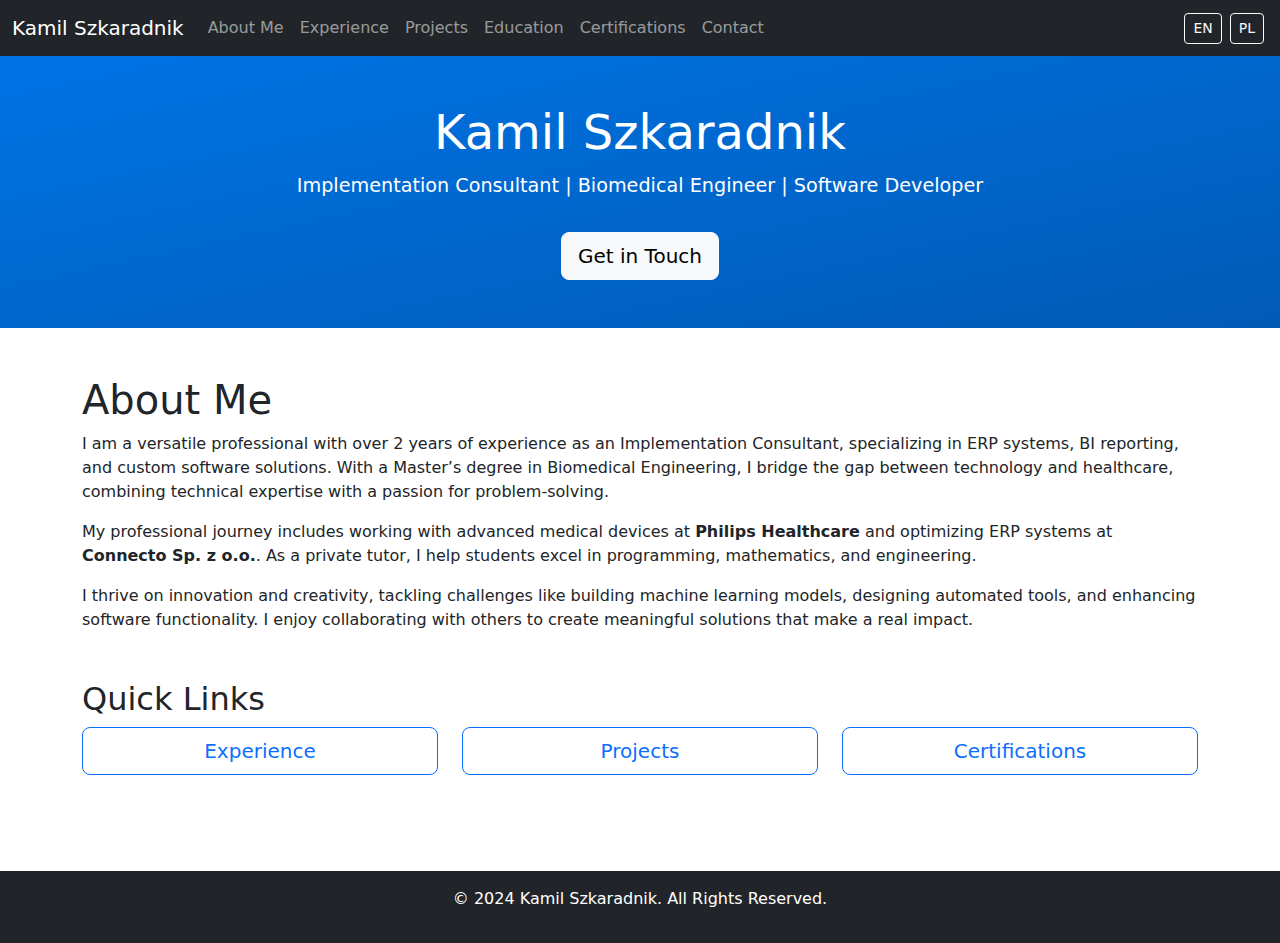
<file: index.html>
<!DOCTYPE html>
<html lang="en">
<head>
    <meta charset="UTF-8">
    <meta name="viewport" content="width=device-width, initial-scale=1.0">
	<meta name="description" content="Kamil Szkaradnik - Implementation Consultant, Biomedical Engineer, Software Developer. Specializing in ERP systems, BI reporting, and custom software solutions.">
    <meta name="keywords" content="Kamil Szkaradnik, ERP systems, BI reporting, software developer, biomedical engineer, programming, consulting">
    <meta name="author" content="Kamil Szkaradnik">
    <meta property="og:title" content="Kamil Szkaradnik - CV">
    <meta property="og:description" content="Implementation Consultant | Biomedical Engineer | Software Developer">
    <meta property="og:image" content="https://media.licdn.com/dms/image/v2/C4E03AQGjb8O4TwPjQA/profile-displayphoto-shrink_400_400/profile-displayphoto-shrink_400_400/0/1601969781771?e=1745452800&v=beta&t=8K1c2-YUrGGSR8nV7JsqRXn7klSRm6LQCVTSCIQPMWg">
    <meta name="robots" content="index, follow">
    <title>Kamil Szkaradnik - CV</title>
	<link rel="stylesheet" href="bootstrap.min.css">
    <link rel="stylesheet" href="style.css">
</head>
<body>
    <!-- Navigation Bar -->
    <div id="navbar-placeholder"></div>
	<script>
    // Pobranie pliku navbar.html i wstawienie go do placeholdera
		fetch('navbar.html')
			.then(response => {
				if (!response.ok) {
					throw new Error('Failed to load navbar');
				}
				return response.text();
			})
			.then(data => {
				document.getElementById('navbar-placeholder').innerHTML = data;
			})
			.catch(error => console.error(error));
	</script>	

    <!-- Header Section -->
    <header class="bg-primary text-white text-center py-5">
        <div class="container">
            <h1>Kamil Szkaradnik</h1>
            <p data-lang="header-desc">Implementation Consultant | Biomedical Engineer | Software Developer</p>
            <a href="contact.html" class="btn btn-light btn-lg mt-3" data-lang="get-in-touch">Get in Touch</a>
        </div>
    </header>

    <!-- Main Content -->
    <main class="container my-5">
        <section id="about">
            <h1 data-lang="about-me">About Me</h1>
            <p data-lang="about-paragraph-1">
                I am a versatile professional with over 2 years of experience as an Implementation Consultant, specializing 
                in ERP systems, BI reporting, and custom software solutions. With a Master’s degree in Biomedical Engineering, 
                I bridge the gap between technology and healthcare, combining technical expertise with a passion for problem-solving.
            </p>
            <p data-lang="about-paragraph-2">
                My professional journey includes working with advanced medical devices at <strong>Philips Healthcare</strong> and 
                optimizing ERP systems at <strong>Connecto Sp. z o.o.</strong>. As a private tutor, I help students excel in 
                programming, mathematics, and engineering.
            </p>
            <p data-lang="about-paragraph-3">
                I thrive on innovation and creativity, tackling challenges like building machine learning models, designing 
                automated tools, and enhancing software functionality. I enjoy collaborating with others to create meaningful 
                solutions that make a real impact.
            </p>
        </section>

       <section class="my-5">
			<h2 data-lang="quick-links">Quick Links</h2>
			<div class="row text-center quick-links">
				<div class="col-12 col-md-4 mb-3 mb-md-0">
					<a href="experience.html" class="btn btn-outline-primary btn-lg w-100" data-lang="experience">Experience</a>
				</div>
				<div class="col-12 col-md-4 mb-3 mb-md-0">
					<a href="projects.html" class="btn btn-outline-primary btn-lg w-100" data-lang="projects">Projects</a>
				</div>
				<div class="col-12 col-md-4">
					<a href="certifications.html" class="btn btn-outline-primary btn-lg w-100" data-lang="certifications">Certifications</a>
				</div>
			</div>
		</section>
    </main>

    <!-- Footer Section -->
    <footer class="bg-dark text-white text-center py-3">
        <p>&copy; 2024 Kamil Szkaradnik. <span data-lang="footer-rights">All Rights Reserved.</span></p>
    </footer>

    <!-- Language Script -->
    <script>
        const translations = {
            en: {
                "header-desc": "Implementation Consultant | Biomedical Engineer | Software Developer",
                "get-in-touch": "Get in Touch",
                "about-me": "About Me",
                "about-paragraph-1": "I am a versatile professional with over 2 years of experience as an Implementation Consultant, specializing in ERP systems, BI reporting, and custom software solutions. With a Master’s degree in Biomedical Engineering, I bridge the gap between technology and healthcare, combining technical expertise with a passion for problem-solving.",
                "about-paragraph-2": "My professional journey includes working with advanced medical devices at <strong>Philips Healthcare</strong> and optimizing ERP systems at <strong>Connecto Sp. z o.o.</strong>. As a private tutor, I help students excel in programming, mathematics, and engineering.",
                "about-paragraph-3": "I thrive on innovation and creativity, tackling challenges like building machine learning models, designing automated tools, and enhancing software functionality. I enjoy collaborating with others to create meaningful solutions that make a real impact.",
                "quick-links": "Quick Links",
                "experience": "Experience",
                "projects": "Projects",
                "certifications": "Certifications",
				"education": "Education",
                "contact": "Contact",
                "footer-rights": "All Rights Reserved."
            },
            pl: {
                "header-desc": "Konsultant ds. Wdrożeń | Inżynier Biomedyczny | Programista",
                "get-in-touch": "Skontaktuj się",
                "about-me": "O mnie",
                "about-paragraph-1": "Jestem wszechstronnym profesjonalistą z ponad 2-letnim doświadczeniem jako Konsultant ds. Wdrożeń, specjalizującym się w systemach ERP, raportowaniu BI i tworzeniu niestandardowych rozwiązań programowych. Posiadając tytuł magistra Inżynierii Biomedycznej, łączę wiedzę techniczną z pasją do rozwiązywania problemów, co pozwala mi łączyć technologię z sektorem ochrony zdrowia.",
				"about-paragraph-2": "W trakcie mojej kariery zawodowej pracowałem z zaawansowanymi urządzeniami medycznymi w firmie <strong>Philips Healthcare</strong> oraz zajmowałem się optymalizacją systemów ERP w firmie <strong>Connecto Sp. z o.o.</strong>. Dodatkowo, jako prywatny nauczyciel, pomagam uczniom osiągać sukcesy w programowaniu, matematyce i inżynierii.",
				"about-paragraph-3": "Kocham innowacje i kreatywność, podejmując się wyzwań takich jak budowanie modeli uczenia maszynowego, projektowanie narzędzi automatyzujących oraz usprawnianie funkcji oprogramowania. Cenię sobie współpracę z innymi, by tworzyć rozwiązania, które mają realny wpływ.",
				"quick-links": "Szybkie linki",
                "experience": "Doświadczenie",
                "projects": "Projekty",
                "certifications": "Certyfikaty",
				"education": "Edukacja",
                "contact": "Kontakt",
                "footer-rights": "Wszelkie prawa zastrzeżone."
            }
        };

        function switchLanguage(lang) {
            document.querySelectorAll("[data-lang]").forEach(element => {
                const key = element.getAttribute("data-lang");
                if (translations[lang] && translations[lang][key]) {
                    element.textContent = translations[lang][key];
                }
            });
        }
    </script>
	<script src="popper.min.js"></script>
	<script src="bootstrap.bundle.min.js"></script>


</body>
</html>
</file>
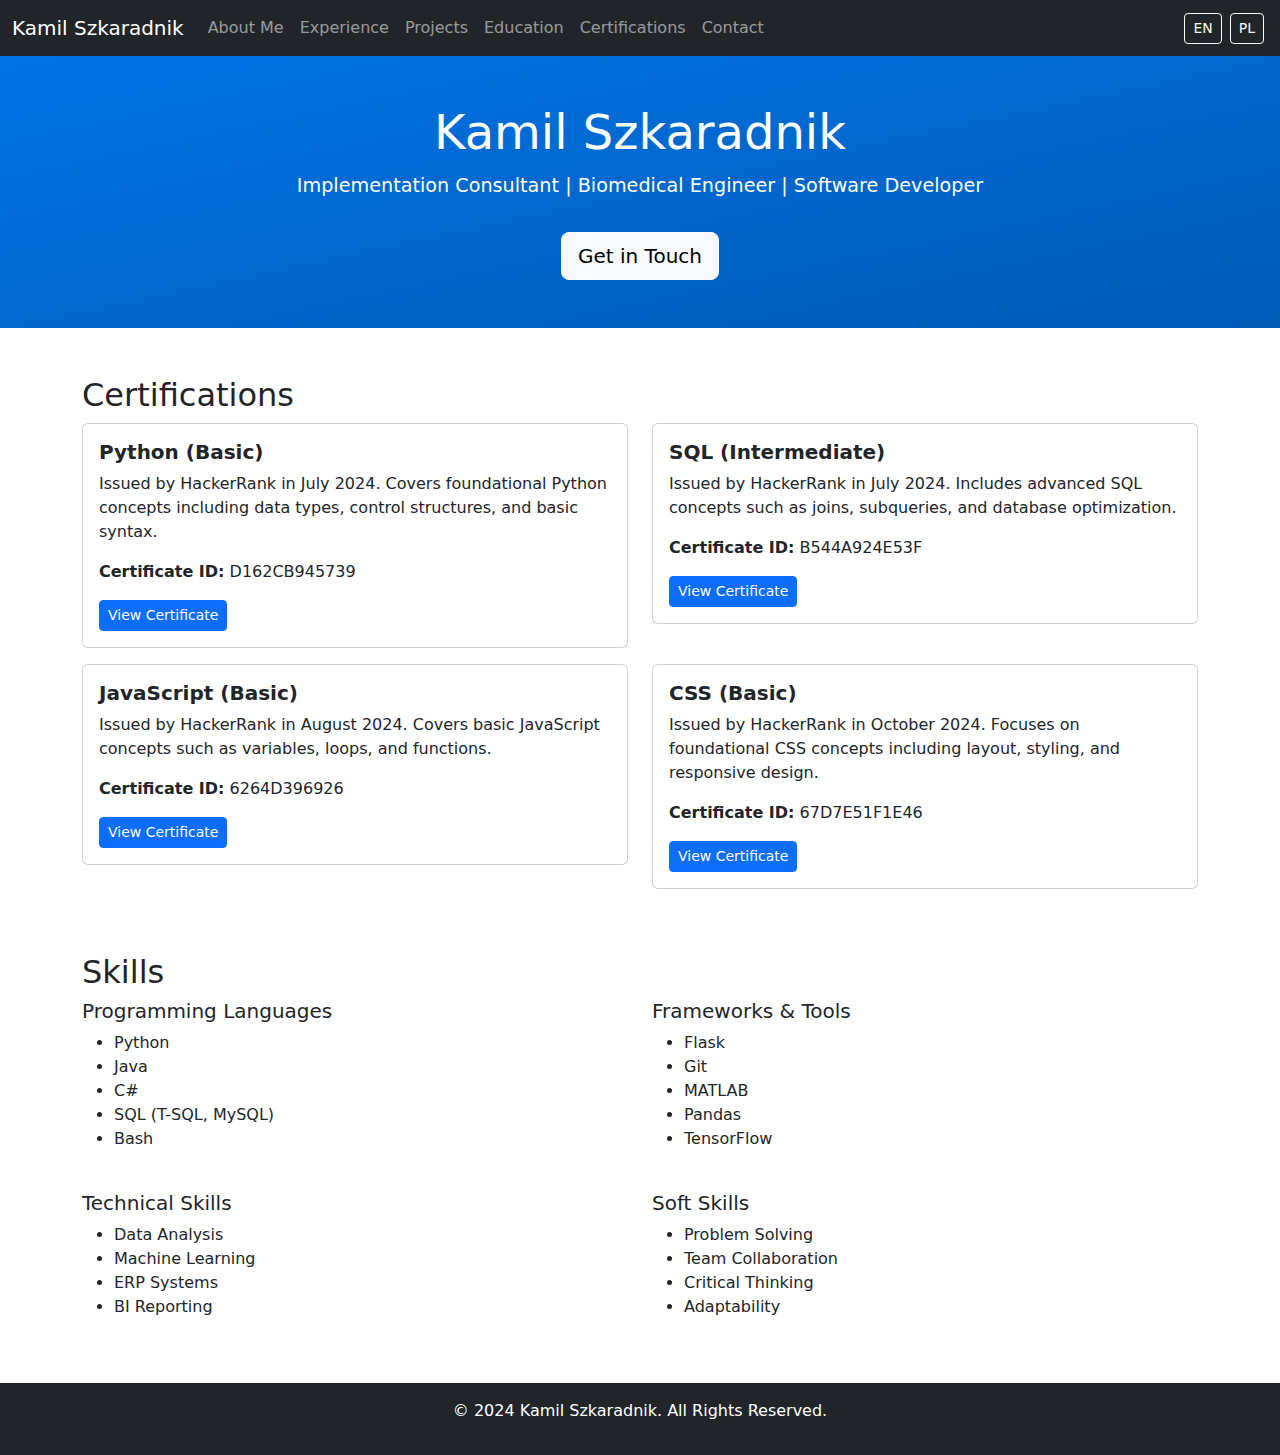
<file: certifications.html>
<!DOCTYPE html>
<html lang="en">
<head>
    <meta charset="UTF-8">
    <meta name="viewport" content="width=device-width, initial-scale=1.0">
	<meta name="description" content="Kamil Szkaradnik - Implementation Consultant, Biomedical Engineer, Software Developer. Specializing in ERP systems, BI reporting, and custom software solutions.">
    <meta name="keywords" content="Kamil Szkaradnik, ERP systems, BI reporting, software developer, biomedical engineer, programming, consulting">
    <meta name="author" content="Kamil Szkaradnik">
    <meta property="og:title" content="Kamil Szkaradnik - CV">
    <meta property="og:description" content="Implementation Consultant | Biomedical Engineer | Software Developer">
    <meta property="og:image" content="https://media.licdn.com/dms/image/v2/C4E03AQGjb8O4TwPjQA/profile-displayphoto-shrink_400_400/profile-displayphoto-shrink_400_400/0/1601969781771?e=1745452800&v=beta&t=8K1c2-YUrGGSR8nV7JsqRXn7klSRm6LQCVTSCIQPMWg">
    <meta name="robots" content="index, follow">
    <title>Certyfication - Kamil Szkaradnik</title>
    <link rel="stylesheet" href="bootstrap.min.css">
    <link rel="stylesheet" href="style.css">
</head>
<body>
    <!-- Navigation Bar -->
    <div id="navbar-placeholder"></div>
	<script>
    // Pobranie pliku navbar.html i wstawienie go do placeholdera
		fetch('navbar.html')
			.then(response => {
				if (!response.ok) {
					throw new Error('Failed to load navbar');
				}
				return response.text();
			})
			.then(data => {
				document.getElementById('navbar-placeholder').innerHTML = data;
			})
			.catch(error => console.error(error));
	</script>	

    <!-- Header Section -->
    <header class="bg-primary text-white text-center py-5">
        <div class="container">
            <h1>Kamil Szkaradnik</h1>
            <p data-lang="header-desc">Implementation Consultant | Biomedical Engineer | Software Developer</p>
            <a href="contact.html" class="btn btn-light btn-lg mt-3" data-lang="get-in-touch">Get in Touch</a>
        </div>
    </header>

    <!-- Main Content -->
    <main class="container my-5">
		<h2 data-lang="certifications">Certifications</h2>
		<div class="row">
			<div class="col-md-6">
				<div class="card mb-3">
					<div class="card-body">
						<h5 class="card-title"><strong data-lang="cert-python-title">Python (Basic)</strong></h5>
						<p class="card-text" data-lang="cert-python-desc">
							Issued by HackerRank in July 2024. Covers foundational Python concepts including data types, control structures, and basic syntax.
						</p>
						<p><strong data-lang="cert-id">Certificate ID:</strong> D162CB945739</p>
						<a href="https://www.hackerrank.com/certificates/d162cb945739" class="btn btn-primary btn-sm" data-lang="view-cert">View Certificate</a>
					</div>
				</div>
			</div>
			<div class="col-md-6">
				<div class="card mb-3">
					<div class="card-body">
						<h5 class="card-title"><strong data-lang="cert-sql-title">SQL (Intermediate)</strong></h5>
						<p class="card-text" data-lang="cert-sql-desc">
							Issued by HackerRank in July 2024. Includes advanced SQL concepts such as joins, subqueries, and database optimization.
						</p>
						<p><strong data-lang="cert-id">Certificate ID:</strong> B544A924E53F</p>
						<a href="https://www.hackerrank.com/certificates/d162cb945739" class="btn btn-primary btn-sm" data-lang="view-cert">View Certificate</a>
					</div>
				</div>
			</div>
			<div class="col-md-6">
				<div class="card mb-3">
					<div class="card-body">
						<h5 class="card-title"><strong data-lang="cert-js-title">JavaScript (Basic)</strong></h5>
						<p class="card-text" data-lang="cert-js-desc">
							Issued by HackerRank in August 2024. Covers basic JavaScript concepts such as variables, loops, and functions.
						</p>
						<p><strong data-lang="cert-id">Certificate ID:</strong> 6264D396926</p>
						<a href="https://www.hackerrank.com/certificates/62646d396926" class="btn btn-primary btn-sm" data-lang="view-cert">View Certificate</a>
					</div>
				</div>
			</div>
			<div class="col-md-6">
				<div class="card mb-3">
					<div class="card-body">
						<h5 class="card-title"><strong data-lang="cert-css-title">CSS (Basic)</strong></h5>
						<p class="card-text" data-lang="cert-css-desc">
							Issued by HackerRank in October 2024. Focuses on foundational CSS concepts including layout, styling, and responsive design.
						</p>
						<p><strong data-lang="cert-id">Certificate ID:</strong> 67D7E51F1E46</p>
						<a href="https://www.hackerrank.com/certificates/iframe/67d7e51f1e46" class="btn btn-primary btn-sm" data-lang="view-cert">View Certificate</a>
					</div>
				</div>
			</div>
		</div>

		<h2 class="mt-5" data-lang="skills">Skills</h2>
		<div class="row">
			<div class="col-md-6">
				<h5 data-lang="programming-languages">Programming Languages</h5>
				<ul>
					<li>Python</li>
					<li>Java</li>
					<li>C#</li>
					<li>SQL (T-SQL, MySQL)</li>
					<li>Bash</li>
				</ul>
			</div>
			<div class="col-md-6">
				<h5 data-lang="frameworks-tools">Frameworks & Tools</h5>
				<ul>
					<li>Flask</li>
					<li>Git</li>
					<li>MATLAB</li>
					<li>Pandas</li>
					<li>TensorFlow</li>
				</ul>
			</div>
		</div>
		<div class="row mt-4">
			<div class="col-md-6">
				<h5 data-lang="technical-skills">Technical Skills</h5>
				<ul>
					<li>Data Analysis</li>
					<li>Machine Learning</li>
					<li>ERP Systems</li>
					<li>BI Reporting</li>
				</ul>
			</div>
			<div class="col-md-6">
				<h5 data-lang="soft-skills">Soft Skills</h5>
				<ul>
					<li>Problem Solving</li>
					<li>Team Collaboration</li>
					<li>Critical Thinking</li>
					<li>Adaptability</li>
				</ul>
			</div>
		</div>
	</main>

    <!-- Footer Section -->
    <footer class="bg-dark text-white text-center py-3">
        <p>&copy; 2024 Kamil Szkaradnik. <span data-lang="footer-rights">All Rights Reserved.</span></p>
    </footer>

    <!-- Language Script -->
    <script>
        const translations = {
			en: {
				"certifications": "Certifications",
				"skills": "Skills",
				"cert-python-title": "Python (Basic)",
				"cert-python-desc": "Issued by HackerRank in July 2024. Covers foundational Python concepts including data types, control structures, and basic syntax.",
				"cert-sql-title": "SQL (Intermediate)",
				"cert-sql-desc": "Issued by HackerRank in July 2024. Includes advanced SQL concepts such as joins, subqueries, and database optimization.",
				"cert-js-title": "JavaScript (Basic)",
				"cert-js-desc": "Issued by HackerRank in August 2024. Covers basic JavaScript concepts such as variables, loops, and functions.",
				"cert-css-title": "CSS (Basic)",
				"cert-css-desc": "Issued by HackerRank in October 2024. Focuses on foundational CSS concepts including layout, styling, and responsive design.",
				"cert-id": "Certificate ID",
				"view-cert": "View Certificate",
				"programming-languages": "Programming Languages",
				"frameworks-tools": "Frameworks & Tools",
				"technical-skills": "Technical Skills",
				"soft-skills": "Soft Skills"
			},
			pl: {
				"certifications": "Certyfikaty",
				"skills": "Umiejętności",
				"cert-python-title": "Python (Podstawowy)",
				"cert-python-desc": "Wydany przez HackerRank w lipcu 2024 r. Obejmuje podstawowe koncepcje Pythona, w tym typy danych, struktury kontrolne i składnię.",
				"cert-sql-title": "SQL (Średniozaawansowany)",
				"cert-sql-desc": "Wydany przez HackerRank w lipcu 2024 r. Zawiera zaawansowane koncepcje SQL, takie jak łączenia, podzapytania i optymalizacja bazy danych.",
				"cert-js-title": "JavaScript (Podstawowy)",
				"cert-js-desc": "Wydany przez HackerRank w sierpniu 2024 r. Obejmuje podstawowe koncepcje JavaScript, takie jak zmienne, pętle i funkcje.",
				"cert-css-title": "CSS (Podstawowy)",
				"cert-css-desc": "Wydany przez HackerRank w październiku 2024 r. Koncentruje się na podstawowych koncepcjach CSS, takich jak układ, stylizacja i projektowanie responsywne.",
				"cert-id": "Identyfikator certyfikatu",
				"view-cert": "Zobacz certyfikat",
				"programming-languages": "Języki programowania",
				"frameworks-tools": "Frameworki i narzędzia",
				"technical-skills": "Umiejętności techniczne",
				"soft-skills": "Umiejętności miękkie"
			}

        };

        function switchLanguage(lang) {
            document.querySelectorAll("[data-lang]").forEach(element => {
                const key = element.getAttribute("data-lang");
                if (translations[lang] && translations[lang][key]) {
                    element.textContent = translations[lang][key];
                }
            });
        }
    </script>
	<script src="https://cdn.jsdelivr.net/npm/@popperjs/core@2.11.8/dist/umd/popper.min.js"></script>
	<script src="https://cdn.jsdelivr.net/npm/bootstrap@5.3.0-alpha3/dist/js/bootstrap.min.js"></script>
</body>
</html>
</file>
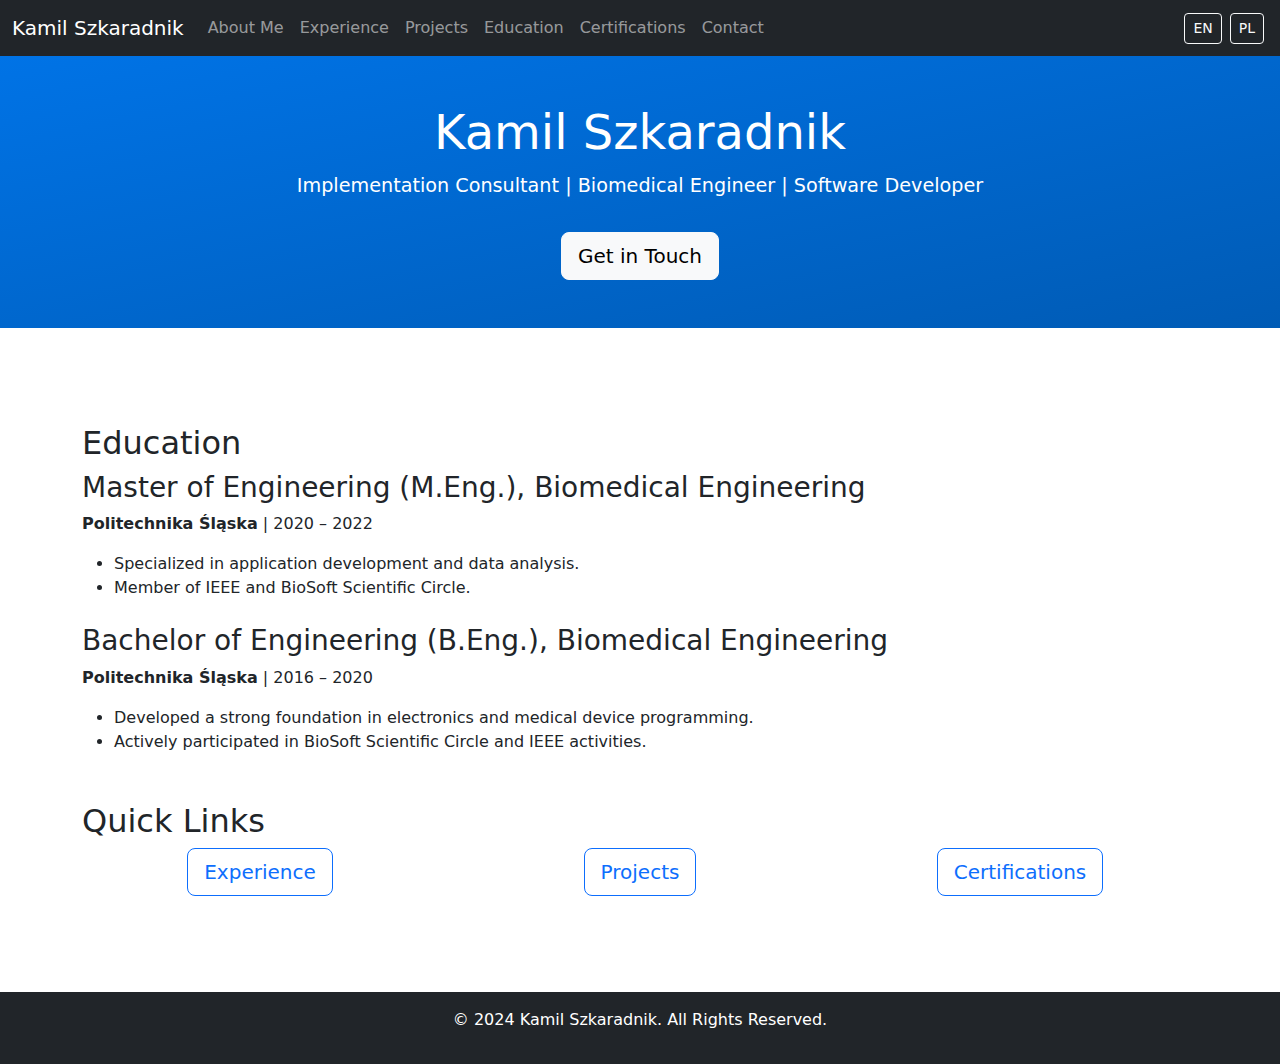
<file: education.html>
<!DOCTYPE html>
<html lang="en">
<head>
    <meta charset="UTF-8">
    <meta name="viewport" content="width=device-width, initial-scale=1.0">
	<meta name="description" content="Kamil Szkaradnik - Implementation Consultant, Biomedical Engineer, Software Developer. Specializing in ERP systems, BI reporting, and custom software solutions.">
    <meta name="keywords" content="Kamil Szkaradnik, ERP systems, BI reporting, software developer, biomedical engineer, programming, consulting">
    <meta name="author" content="Kamil Szkaradnik">
    <meta property="og:title" content="Kamil Szkaradnik - CV">
    <meta property="og:description" content="Implementation Consultant | Biomedical Engineer | Software Developer">
    <meta property="og:image" content="https://media.licdn.com/dms/image/v2/C4E03AQGjb8O4TwPjQA/profile-displayphoto-shrink_400_400/profile-displayphoto-shrink_400_400/0/1601969781771?e=1745452800&v=beta&t=8K1c2-YUrGGSR8nV7JsqRXn7klSRm6LQCVTSCIQPMWg">
    <meta name="robots" content="index, follow">
    <title>Education - Kamil Szkaradnik</title>
	<link rel="stylesheet" href="bootstrap.min.css">
    <link rel="stylesheet" href="style.css">
</head>
<body>
    <!-- Navigation Bar -->
    <div id="navbar-placeholder"></div>
	<script>
    // Pobranie pliku navbar.html i wstawienie go do placeholdera
		fetch('navbar.html')
			.then(response => {
				if (!response.ok) {
					throw new Error('Failed to load navbar');
				}
				return response.text();
			})
			.then(data => {
				document.getElementById('navbar-placeholder').innerHTML = data;
			})
			.catch(error => console.error(error));
	</script>	

    <!-- Header Section -->
    <header class="bg-primary text-white text-center py-5">
        <div class="container">
            <h1>Kamil Szkaradnik</h1>
            <p data-lang="header-desc">Implementation Consultant | Biomedical Engineer | Software Developer</p>
            <a href="contact.html" class="btn btn-light btn-lg mt-3" data-lang="get-in-touch">Get in Touch</a>
        </div>
    </header>

    <!-- Main Content -->
    <main class="container my-5">

        <!-- Education Section -->
        <section id="education" class="my-5">
            <h2 data-lang="education">Education</h2>
            <div class="edu-item">
                <h3>Master of Engineering (M.Eng.), Biomedical Engineering</h3>
                <p><strong>Politechnika Śląska</strong> | 2020 – 2022</p>
                <ul>
                    <li data-lang="edu-masters-1">Specialized in application development and data analysis.</li>
                    <li data-lang="edu-masters-2">Member of IEEE and BioSoft Scientific Circle.</li>
                </ul>
            </div>
            <div class="edu-item mt-4">
                <h3>Bachelor of Engineering (B.Eng.), Biomedical Engineering</h3>
                <p><strong>Politechnika Śląska</strong> | 2016 – 2020</p>
                <ul>
                    <li data-lang="edu-bachelors-1">Developed a strong foundation in electronics and medical device programming.</li>
                    <li data-lang="edu-bachelors-2">Actively participated in BioSoft Scientific Circle and IEEE activities.</li>
                </ul>
            </div>
        </section>

        <section class="my-5">
            <h2 data-lang="quick-links">Quick Links</h2>
            <div class="row text-center">
                <div class="col-md-4"><a href="experience.html" class="btn btn-outline-primary btn-lg" data-lang="experience">Experience</a></div>
                <div class="col-md-4"><a href="projects.html" class="btn btn-outline-primary btn-lg" data-lang="projects">Projects</a></div>
                <div class="col-md-4"><a href="certifications.html" class="btn btn-outline-primary btn-lg" data-lang="certifications">Certifications</a></div>
            </div>
        </section>
    </main>

    <!-- Footer Section -->
    <footer class="bg-dark text-white text-center py-3">
        <p>&copy; 2024 Kamil Szkaradnik. <span data-lang="footer-rights">All Rights Reserved.</span></p>
    </footer>

    <!-- Language Script -->
    <script>
        const translations = {
            en: {
                "header-desc": "Implementation Consultant | Biomedical Engineer | Software Developer",
                "get-in-touch": "Get in Touch",
                "about-me": "About Me",
                "about-paragraph-1": "I am a versatile professional with over 2 years of experience as an Implementation Consultant, specializing in ERP systems, BI reporting, and custom software solutions.",
                "about-paragraph-2": "My professional journey includes working with advanced medical devices at Philips Healthcare and optimizing ERP systems at Connecto Sp. z o.o. As a private tutor, I help students excel in programming, mathematics, and engineering.",
                "about-paragraph-3": "I thrive on innovation and creativity, tackling challenges like building machine learning models, designing automated tools, and enhancing software functionality.",
                "education": "Education",
                "edu-masters-1": "Specialized in application development and data analysis.",
                "edu-masters-2": "Member of IEEE and BioSoft Scientific Circle.",
                "edu-masters-3": "Conducted research on using machine learning for immunological profiling in histopathological images.",
                "edu-bachelors-1": "Developed a strong foundation in electronics and medical device programming.",
                "edu-bachelors-2": "Actively participated in BioSoft Scientific Circle and IEEE activities.",
                "quick-links": "Quick Links",
                "experience": "Experience",
                "projects": "Projects",
                "certifications": "Certifications",
                "contact": "Contact",
                "footer-rights": "All Rights Reserved."
            },
            pl: {
                "header-desc": "Konsultant ds. Wdrożeń | Inżynier Biomedyczny | Programista",
                "get-in-touch": "Skontaktuj się",
                "about-me": "O mnie",
                "about-paragraph-1": "Jestem wszechstronnym specjalistą z ponad 2-letnim doświadczeniem jako Konsultant ds. Wdrożeń, specjalizującym się w systemach ERP, raportowaniu BI i tworzeniu rozwiązań programistycznych.",
                "about-paragraph-2": "Moja ścieżka zawodowa obejmuje pracę z zaawansowanymi urządzeniami medycznymi w Philips Healthcare oraz optymalizację systemów ERP w Connecto Sp. z o.o. Jako prywatny korepetytor pomagam uczniom osiągać sukcesy w programowaniu, matematyce i inżynierii.",
                "about-paragraph-3": "Uwielbiam innowacje i kreatywność, podejmując wyzwania takie jak budowanie modeli uczenia maszynowego, projektowanie zautomatyzowanych narzędzi i ulepszanie funkcjonalności oprogramowania.",
                "education": "Edukacja",
                "edu-masters-1": "Specjalizacja w zakresie tworzenia aplikacji i analizy danych.",
                "edu-masters-2": "Członek IEEE i Koła Naukowego BioSoft.",
                "edu-masters-3": "Prowadzenie badań nad wykorzystaniem uczenia maszynowego do profilowania reakcji immunologicznej w obrazach histopatologicznych.",
                "edu-bachelors-1": "Zdobycie podstaw w elektronice i programowaniu urządzeń medycznych.",
                "edu-bachelors-2": "Aktywne uczestnictwo w Kole Naukowym BioSoft i IEEE.",
                "quick-links": "Szybkie linki",
                "experience": "Doświadczenie",
                "projects": "Projekty",
                "certifications": "Certyfikaty",
                "contact": "Kontakt",
                "footer-rights": "Wszelkie prawa zastrzeżone."
            }
        };

        function switchLanguage(lang) {
            document.querySelectorAll("[data-lang]").forEach(element => {
                const key = element.getAttribute("data-lang");
                if (translations[lang] && translations[lang][key]) {
                    element.textContent = translations[lang][key];
                }
            });
        }
    </script>
	<script src="https://cdn.jsdelivr.net/npm/@popperjs/core@2.11.8/dist/umd/popper.min.js"></script>
	<script src="https://cdn.jsdelivr.net/npm/bootstrap@5.3.0-alpha3/dist/js/bootstrap.min.js"></script>
</body>
</html>
</file>
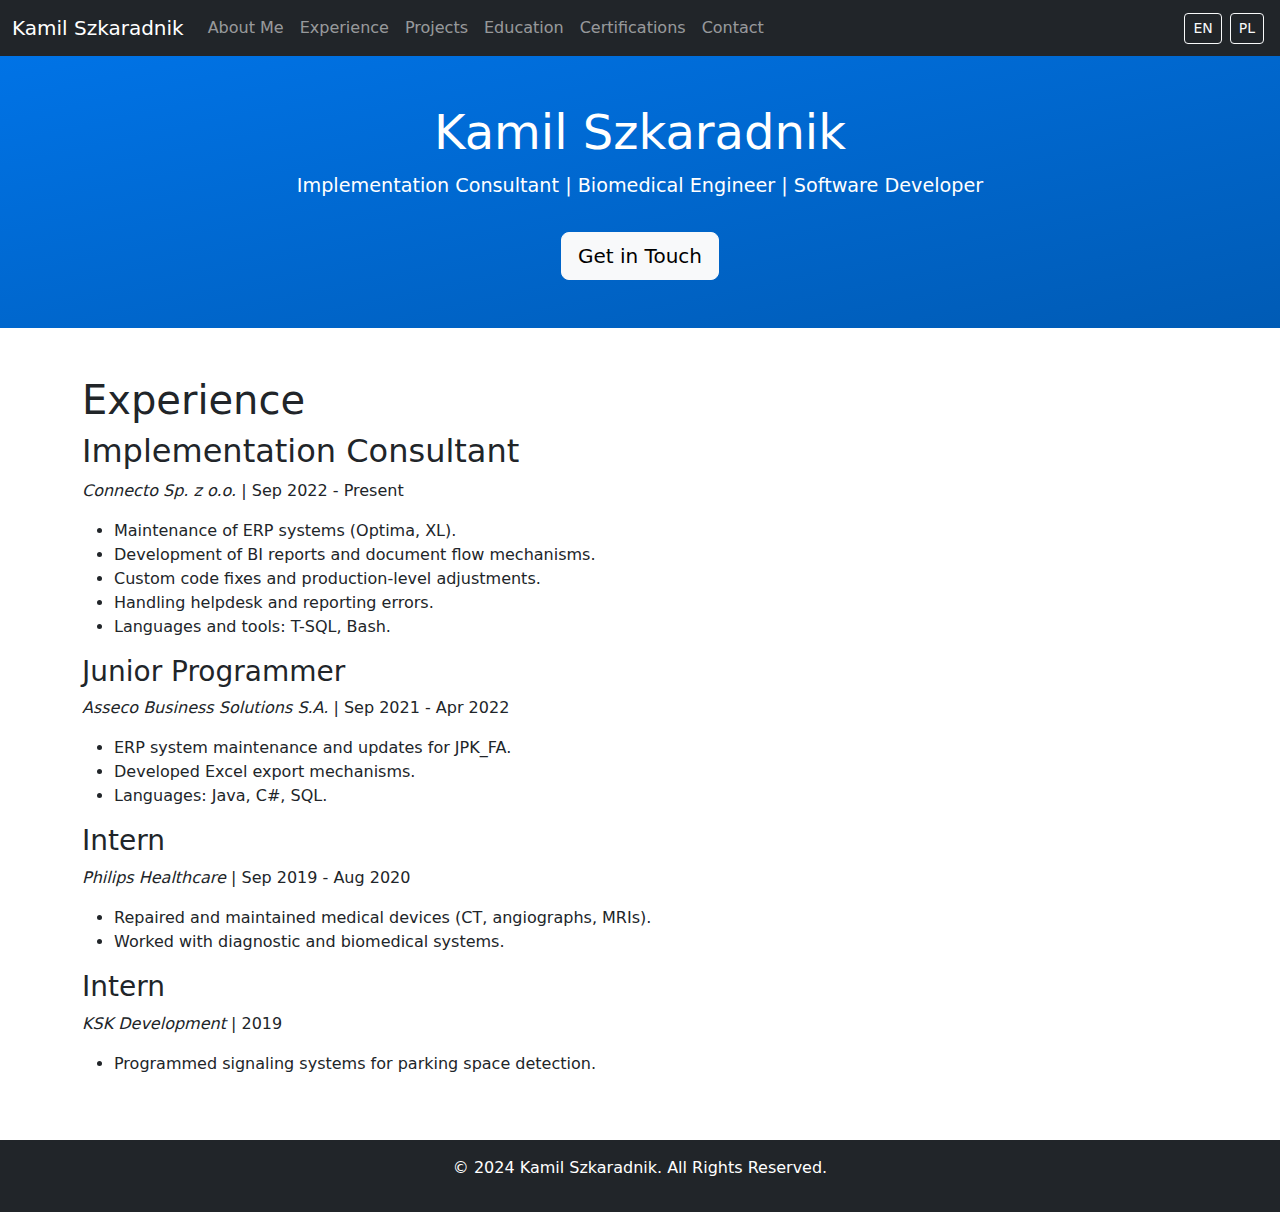
<file: experience.html>
<!DOCTYPE html>
<html lang="en">
<head>
    <meta charset="UTF-8">
    <meta name="viewport" content="width=device-width, initial-scale=1.0">
	<meta name="description" content="Kamil Szkaradnik - Implementation Consultant, Biomedical Engineer, Software Developer. Specializing in ERP systems, BI reporting, and custom software solutions.">
    <meta name="keywords" content="Kamil Szkaradnik, ERP systems, BI reporting, software developer, biomedical engineer, programming, consulting">
    <meta name="author" content="Kamil Szkaradnik">
    <meta property="og:title" content="Kamil Szkaradnik - CV">
    <meta property="og:description" content="Implementation Consultant | Biomedical Engineer | Software Developer">
    <meta property="og:image" content="https://media.licdn.com/dms/image/v2/C4E03AQGjb8O4TwPjQA/profile-displayphoto-shrink_400_400/profile-displayphoto-shrink_400_400/0/1601969781771?e=1745452800&v=beta&t=8K1c2-YUrGGSR8nV7JsqRXn7klSRm6LQCVTSCIQPMWg">
    <meta name="robots" content="index, follow">
    <title>Experience - Kamil Szkaradnik</title>
	<link rel="stylesheet" href="bootstrap.min.css">
	<link rel="stylesheet" href="style.css">
</head>
<body>
    <!-- Navigation Bar -->
    <div id="navbar-placeholder"></div>
	<script>
    // Pobranie pliku navbar.html i wstawienie go do placeholdera
		fetch('navbar.html')
			.then(response => {
				if (!response.ok) {
					throw new Error('Failed to load navbar');
				}
				return response.text();
			})
			.then(data => {
				document.getElementById('navbar-placeholder').innerHTML = data;
			})
			.catch(error => console.error(error));
	</script>	

   <!-- Header Section -->
    <header class="bg-primary text-white text-center py-5">
        <div class="container">
            <h1>Kamil Szkaradnik</h1>
            <p data-lang="header-desc">Implementation Consultant | Biomedical Engineer | Software Developer</p>
            <a href="contact.html" class="btn btn-light btn-lg mt-3" data-lang="get-in-touch">Get in Touch</a>
        </div>
    </header>
	
    <!-- Main Content -->
    <main class="container my-5">
        <h1 data-lang="experience">Experience</h1>
        
        <!-- Job 1 -->
        <div class="job">
            <h2>Implementation Consultant</h2>
            <p>
				<em>Connecto Sp. z o.o.</em> | Sep 2022 - <span data-lang="present">Present</span>
			</p>
            <ul>
                <li data-lang="connecto-task-1">Maintenance of ERP systems (Optima, XL).</li>
                <li data-lang="connecto-task-2">Development of BI reports and document flow mechanisms.</li>
                <li data-lang="connecto-task-3">Custom code fixes and production-level adjustments.</li>
                <li data-lang="connecto-task-4">Handling helpdesk and reporting errors.</li>
                <li data-lang="connecto-task-5">Languages and tools: T-SQL, Bash.</li>
            </ul>
        </div>

        <!-- Job 2 -->
        <div class="job">
            <h3>Junior Programmer</h3>
            <p><em>Asseco Business Solutions S.A.</em> | Sep 2021 - Apr 2022</p>
            <ul>
                <li data-lang="asseco-task-1">ERP system maintenance and updates for JPK_FA.</li>
                <li data-lang="asseco-task-2">Developed Excel export mechanisms.</li>
                <li data-lang="asseco-task-3">Languages: Java, C#, SQL.</li>
            </ul>
        </div>

        <!-- Job 3 -->
        <div class="job">
            <h3>Intern</h3>
            <p><em>Philips Healthcare</em> | Sep 2019 - Aug 2020</p>
            <ul>
                <li data-lang="philips-task-1">Repaired and maintained medical devices (CT, angiographs, MRIs).</li>
                <li data-lang="philips-task-2">Worked with diagnostic and biomedical systems.</li>
            </ul>
        </div>

        <!-- Job 4 -->
        <div class="job">
            <h3>Intern</h3>
            <p><em>KSK Development</em> | 2019</p>
            <ul>
                <li data-lang="ksk-task-1">Programmed signaling systems for parking space detection.</li>
            </ul>
        </div>
    </main>

    <!-- Footer Section -->
    <footer class="bg-dark text-white text-center py-3">
        <p>&copy; 2024 Kamil Szkaradnik. <span data-lang="footer-rights">All Rights Reserved.</span></p>
    </footer>

    <!-- Language Script -->
    <script>
        const translations = {
            en: {
                "home": "About Me",
                "experience": "Experience",
                "projects": "Projects",
                "certifications": "Certifications",
				"education": "Education",
                "contact": "Contact",
				"present": "Present",
                "connecto-task-1": "Maintenance of ERP systems (Optima, XL).",
                "connecto-task-2": "Development of BI reports and document flow mechanisms.",
                "connecto-task-3": "Custom code fixes and production-level adjustments.",
                "connecto-task-4": "Handling helpdesk and reporting errors.",
                "connecto-task-5": "Languages and tools: T-SQL, Bash.",
                "asseco-task-1": "ERP system maintenance and updates for JPK_FA.",
                "asseco-task-2": "Developed Excel export mechanisms.",
                "asseco-task-3": "Languages: Java, C#, SQL.",
                "philips-task-1": "Repaired and maintained medical devices (CT, angiographs, MRIs).",
                "philips-task-2": "Worked with diagnostic and biomedical systems.",
                "ksk-task-1": "Programmed signaling systems for parking space detection.",
                "footer-rights": "All Rights Reserved."
            },
            pl: {
                "home": "O mnie",
                "experience": "Doświadczenie",
                "projects": "Projekty",
                "certifications": "Certyfikaty",
				"education": "Edukacja",
                "contact": "Kontakt",
				"present": "Obecnie",
                "connecto-task-1": "Utrzymanie systemów ERP (Optima, XL).",
                "connecto-task-2": "Tworzenie raportów BI i mechanizmów obiegu dokumentów.",
                "connecto-task-3": "Dostosowanie kodu i poprawki na poziomie produkcyjnym.",
                "connecto-task-4": "Obsługa helpdesku i zgłaszanie błędów.",
                "connecto-task-5": "Języki i narzędzia: T-SQL, Bash.",
                "asseco-task-1": "Utrzymanie systemu ERP i aktualizacje JPK_FA.",
                "asseco-task-2": "Opracowanie mechanizmów eksportu do Excela.",
                "asseco-task-3": "Języki: Java, C#, SQL.",
                "philips-task-1": "Naprawa i konserwacja urządzeń medycznych (TK, angiografy, rezonanse).",
                "philips-task-2": "Praca z systemami diagnostycznymi i biomedycznymi.",
                "ksk-task-1": "Programowanie systemów sygnalizacji wykrywających wolne miejsca parkingowe.",
                "footer-rights": "Wszelkie prawa zastrzeżone."
            }
        };

        function switchLanguage(lang) {
            document.querySelectorAll("[data-lang]").forEach(element => {
                const key = element.getAttribute("data-lang");
                if (translations[lang] && translations[lang][key]) {
                    element.textContent = translations[lang][key];
                }
            });
        }
    </script>
	<script src="https://cdn.jsdelivr.net/npm/@popperjs/core@2.11.8/dist/umd/popper.min.js"></script>
	<script src="https://cdn.jsdelivr.net/npm/bootstrap@5.3.0-alpha3/dist/js/bootstrap.min.js"></script>
</body>
</html>
</file>
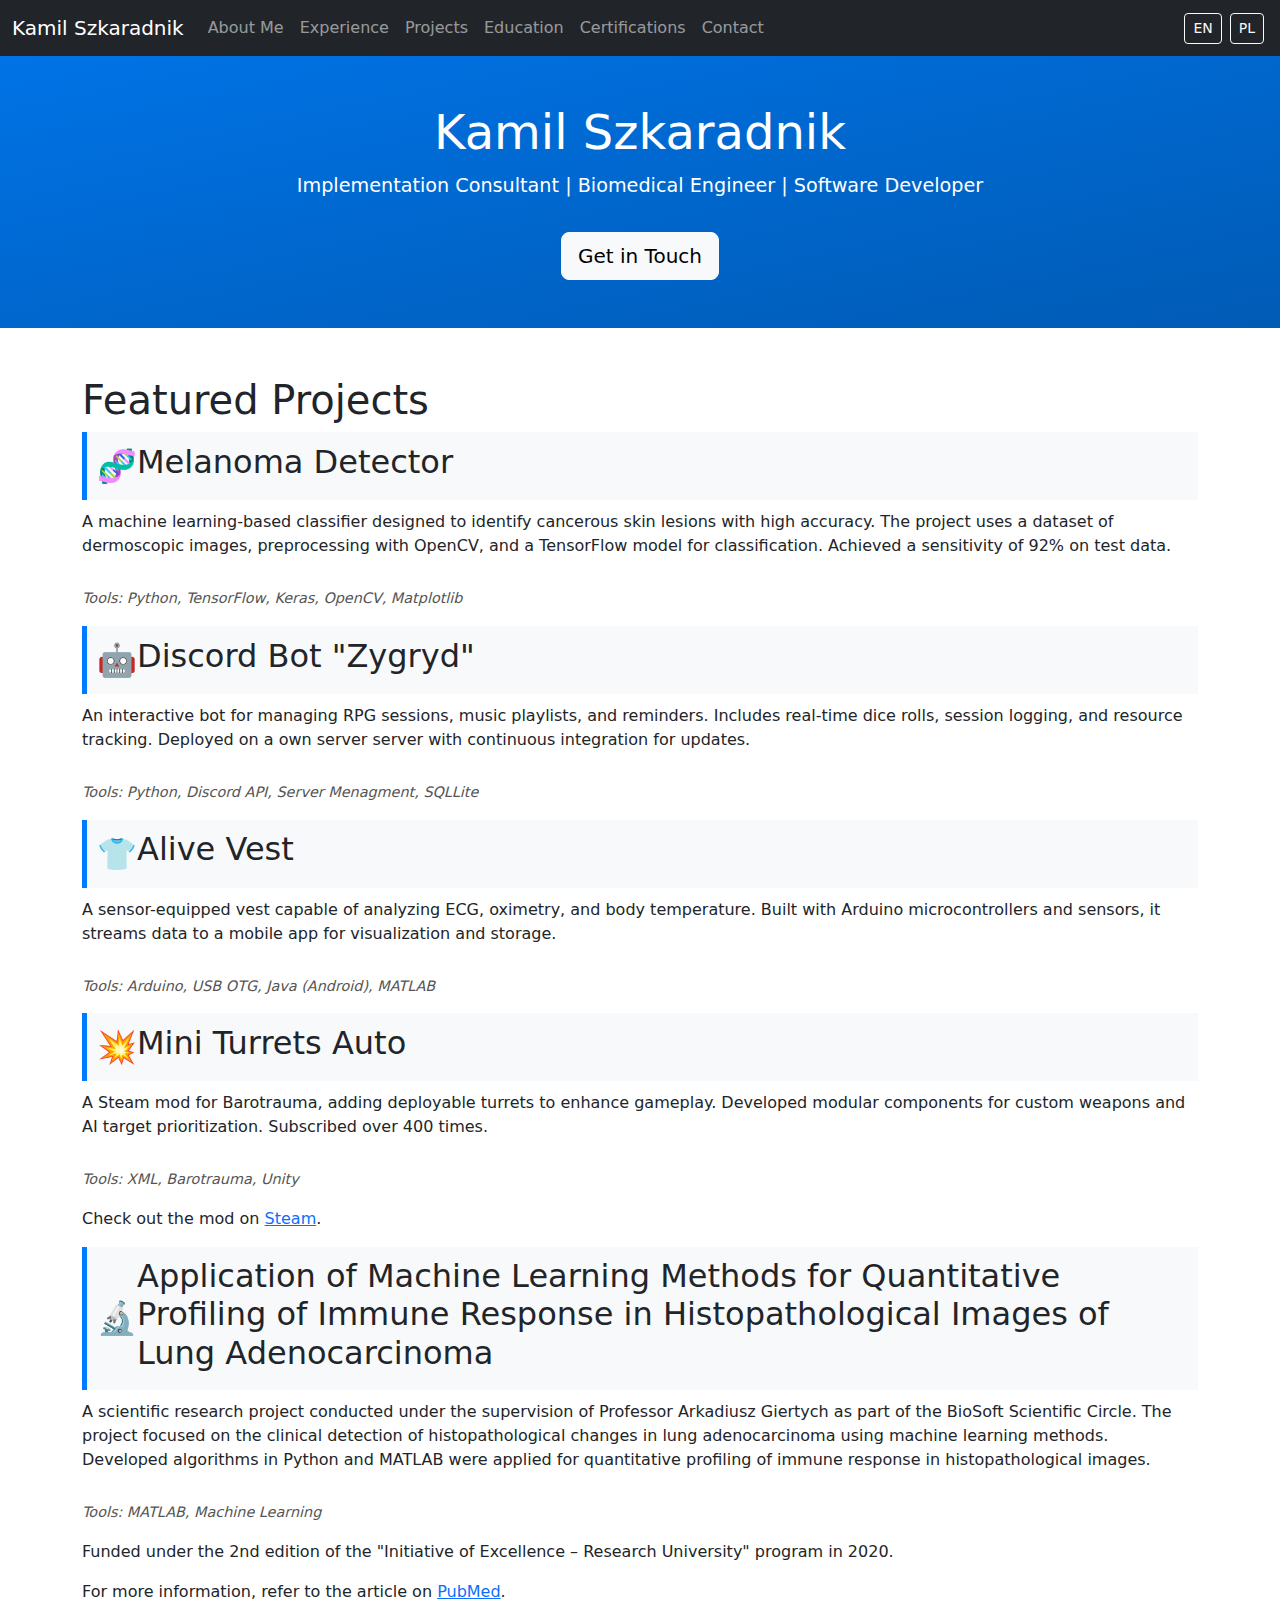
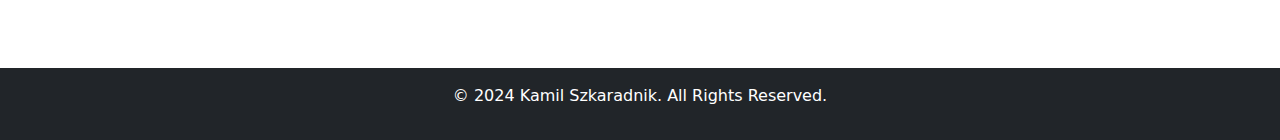
<file: projects.html>
<!DOCTYPE html>
<html lang="en">
<head>
    <meta charset="UTF-8">
    <meta name="viewport" content="width=device-width, initial-scale=1.0">
	<meta name="description" content="Kamil Szkaradnik - Implementation Consultant, Biomedical Engineer, Software Developer. Specializing in ERP systems, BI reporting, and custom software solutions.">
    <meta name="keywords" content="Kamil Szkaradnik, ERP systems, BI reporting, software developer, biomedical engineer, programming, consulting">
    <meta name="author" content="Kamil Szkaradnik">
    <meta property="og:title" content="Kamil Szkaradnik - CV">
    <meta property="og:description" content="Implementation Consultant | Biomedical Engineer | Software Developer">
    <meta property="og:image" content="https://media.licdn.com/dms/image/v2/C4E03AQGjb8O4TwPjQA/profile-displayphoto-shrink_400_400/profile-displayphoto-shrink_400_400/0/1601969781771?e=1745452800&v=beta&t=8K1c2-YUrGGSR8nV7JsqRXn7klSRm6LQCVTSCIQPMWg">
    <meta name="robots" content="index, follow">
    <title>Projects - Kamil Szkaradnik</title>
    <link rel="stylesheet" href="bootstrap.min.css">
    <link rel="stylesheet" href="style.css">
    <style>
        .project-header {
            display: flex;
            align-items: center;
            background-color: #f8f9fa;
            border-left: 5px solid #007bff;
            padding: 10px;
            margin-bottom: 10px;
        }

        .project-header h3 {
            margin: 0 0 0 10px;
            font-size: 1.5rem;
        }

        .project-desc {
            margin-bottom: 30px;
        }

        .project-icon {
            font-size: 2rem;
            color: #007bff;
        }

        .project-tools {
            font-size: 0.9rem;
            color: #555;
            font-style: italic;
        }
    </style>
</head>
<body>
    <!-- Navigation Bar -->
    <div id="navbar-placeholder"></div>
	<script>
    // Pobranie pliku navbar.html i wstawienie go do placeholdera
		fetch('navbar.html')
			.then(response => {
				if (!response.ok) {
					throw new Error('Failed to load navbar');
				}
				return response.text();
			})
			.then(data => {
				document.getElementById('navbar-placeholder').innerHTML = data;
			})
			.catch(error => console.error(error));
	</script>	

    <!-- Header Section -->
    <header class="bg-primary text-white text-center py-5">
        <div class="container">
            <h1>Kamil Szkaradnik</h1>
            <p data-lang="header-desc">Implementation Consultant | Biomedical Engineer | Software Developer</p>
            <a href="contact.html" class="btn btn-light btn-lg mt-3" data-lang="get-in-touch">Get in Touch</a>
        </div>
    </header>

    <!-- Main Content -->
    <main class="container my-5">
        <h1 data-lang="featured-projects">Featured Projects</h1>

        <!-- Project 1 -->
        <div class="project">
            <div class="project-header">
                <span class="project-icon">🧬</span>
                <h2 data-lang="melanoma-title">Melanoma Detector</h2>
            </div>
            <p class="project-desc" data-lang="melanoma-desc">
                A machine learning-based classifier designed to identify cancerous skin lesions with high accuracy. The project uses a dataset of dermoscopic images, preprocessing with OpenCV, and a TensorFlow model for classification. Achieved a sensitivity of 92% on test data.
            </p>
            <p class="project-tools">Tools: Python, TensorFlow, Keras, OpenCV, Matplotlib</p>
        </div>

        <!-- Project 2 -->
        <div class="project">
            <div class="project-header">
                <span class="project-icon">🤖</span>
                <h2 data-lang="bot-title">Discord Bot "Zygryd"</h2>
            </div>
            <p class="project-desc" data-lang="bot-desc">
                An interactive bot for managing RPG sessions, music playlists, and reminders. Includes real-time dice rolls, session logging, and resource tracking. Deployed on a own server server with continuous integration for updates.
            </p>
            <p class="project-tools">Tools: Python, Discord API, Server Menagment, SQLLite</p>
        </div>

        <!-- Project 3 -->
        <div class="project">
            <div class="project-header">
                <span class="project-icon">👕</span>
                <h2 data-lang="vest-title">Alive Vest</h2>
            </div>
            <p class="project-desc" data-lang="vest-desc">
                A sensor-equipped vest capable of analyzing ECG, oximetry, and body temperature. Built with Arduino microcontrollers and sensors, it streams data to a mobile app for visualization and storage.
            </p>
            <p class="project-tools">Tools: Arduino, USB OTG, Java (Android), MATLAB</p>
        </div>

        <!-- Project 4 -->
		<div class="project">
			<div class="project-header">
				<span class="project-icon">💥</span>
				<h2 data-lang="turret-title">Mini Turrets Auto</h2>
			</div>
			<p class="project-desc" data-lang="turret-desc">
				A Steam mod for Barotrauma, adding deployable turrets to enhance gameplay. Developed modular components for custom weapons and AI target prioritization. Subscribed over 400 times.
			</p>
			<p class="project-tools">Tools: XML, Barotrauma, Unity</p>
			<!-- Adding the link to the Steam page -->
			<p class="project-link">
				Check out the mod on <a href="https://steamcommunity.com/sharedfiles/filedetails/?id=3063339068" target="_blank">Steam</a>.
			</p>
		</div>

        <!-- Project 5 -->
		<div class="project">
			<div class="project-header">
				<span class="project-icon">🔬</span>
				<h2 data-lang="hist-title">Application of Machine Learning Methods for Quantitative Profiling of Immune Response in Histopathological Images of Lung Adenocarcinoma</h2>
			</div>
			<p class="project-desc" data-lang="hist-desc">
				A scientific research project conducted under the supervision of Professor Arkadiusz Giertych as part of the BioSoft Scientific Circle. The project focused on the clinical detection of histopathological changes in lung adenocarcinoma using machine learning methods. Developed algorithms in Python and MATLAB were applied for quantitative profiling of immune response in histopathological images.
			</p>
			<p class="project-tools">
				Tools: MATLAB, Machine Learning
			</p>
			<p class="project-funding" data-lang="hist-funding">
				Funded under the 2nd edition of the "Initiative of Excellence – Research University" program in 2020.
			</p>
			<!-- Adding the link to the article -->
			<p class="project-link">
				For more information, refer to the article on <a href="https://pubmed.ncbi.nlm.nih.gov/39892778/" target="_blank">PubMed</a>.
			</p>
		</div>
    </main>

    <!-- Footer Section -->
    <footer class="bg-dark text-white text-center py-3">
        <p>&copy; 2024 Kamil Szkaradnik. <span data-lang="footer-rights">All Rights Reserved.</span></p>
    </footer>

    <!-- Language Script -->
    <script>
        const translations = {
            en: {
                "home": "About Me",
                "experience": "Experience",
                "projects": "Projects",
                "certifications": "Certifications",
				"education": "Education",
                "contact": "Contact",
                "featured-projects": "Featured Projects",
                "melanoma-title": "Melanoma Detector",
                "melanoma-desc": "A machine learning-based classifier designed to identify cancerous skin lesions with high accuracy.",
                "bot-title": "Discord Bot \"Zygryd\"",
                "bot-desc": "An interactive bot for managing RPG sessions, music playlists, and reminders.",
                "vest-title": "Alive Vest",
                "vest-desc": "A sensor-equipped vest capable of analyzing ECG, oximetry, and body temperature.",
                "turret-title": "Mini Turrets Auto",
                "turret-desc": "A Steam mod for Barotrauma, adding deployable turrets to enhance gameplay.",
                "hist-title": "“Application of Machine Learning Methods for Quantitative Profiling of Immune Response in Histopathological Images of Lung Adenocarcinoma”",
                "hist-desc": "A scientific research project conducted under the supervision of Professor Arkadiusz Giertych as part of the BioSoft Scientific Circle. The project focused on the clinical detection of histopathological changes in lung adenocarcinoma using machine learning methods. Developed algorithms in Python and MATLAB were applied for quantitative profiling of immune response in histopathological images.",
                "hist-funding": "Funded under the 2nd edition of the \"Initiative of Excellence – Research University\" program in 2020.",
                "footer-rights": "All Rights Reserved."
            },
            pl: {
                "home": "O mnie",
                "experience": "Doświadczenie",
                "projects": "Projekty",
                "certifications": "Certyfikaty",
				"education": "Edukacja",
                "contact": "Kontakt",
                "featured-projects": "Wyróżnione Projekty",
                "melanoma-title": "Detektor Czerniaka",
                "melanoma-desc": "Klasyfikator oparty na uczeniu maszynowym, zaprojektowany do identyfikacji zmian skórnych.",
                "bot-title": "Discord Bot \"Zygryd\"",
                "bot-desc": "Interaktywny bot do zarządzania sesjami RPG, playlistami muzycznymi i przypomnieniami.",
                "vest-title": "Alive Vest",
                "vest-desc": "Kamizelka wyposażona w czujniki do analizy EKG, oksymetrii i temperatury ciała.",
                "turret-title": "Mini Turrets Auto",
                "turret-desc": "Mod do gry Barotrauma na platformie Steam, dodający rozstawialne wieżyczki.",
                "hist-title": "„Zastosowanie metod uczenia maszynowego do ilościowego profilowania reakcji immunologicznej w obrazach histopatologicznych gruczolakoraka płuc”",
                "hist-desc": "Projekt badawczy realizowany pod kierunkiem profesora Arkadiusza Giertycha w ramach Koła Naukowego BioSoft. Projekt skupiał się na klinicznym wykrywaniu zmian histopatologicznych w gruczolakoraku płuc z wykorzystaniem metod uczenia maszynowego. Opracowane algorytmy w Pythonie i MATLAB-ie zostały zastosowane do ilościowego profilowania reakcji immunologicznej w obrazach histopatologicznych.",
                "hist-funding": "Sfinansowano w ramach 2. edycji konkursu: Program „Inicjatywa Doskonałości – Uczelnia Badawcza” w 2020 roku.",
                "footer-rights": "Wszelkie prawa zastrzeżone."
            }
        };

        function switchLanguage(lang) {
            document.querySelectorAll("[data-lang]").forEach(element => {
                const key = element.getAttribute("data-lang");
                if (translations[lang] && translations[lang][key]) {
                    element.textContent = translations[lang][key];
                }
            });
        }
    </script>
	<script src="https://cdn.jsdelivr.net/npm/@popperjs/core@2.11.8/dist/umd/popper.min.js"></script>
	<script src="https://cdn.jsdelivr.net/npm/bootstrap@5.3.0-alpha3/dist/js/bootstrap.min.js"></script>
</body>
</html>
</file>
<file: style.css>
header {
    background: linear-gradient(to bottom right, #0073e6, #005bb5);
    color: white;
    padding: 50px 0;
    text-align: center;
}

body {
    height: 100vh;
    display: flex;
    flex-direction: column;
}


/*header{
    background: url('IMG2.webp') no-repeat center center;
    background-size: cover;
    color: white;  
    padding: 100px 0;
    text-shadow: 1px 1px 5px rgba(0, 0, 0, 0.7); 
}
*/
footer {
margin-top: auto;
}

header h1 {
    font-size: 3rem;
    margin-bottom: 10px;
}

header p {
    font-size: 1.2rem;
}

header a.btn {
    margin-top: 20px;
}

/* Standardowy widok (desktop) */
.language-buttons {
    display: flex;
    justify-content: flex-end; /* Wyrównanie do prawej */
    align-items: center;
}

/* Widok mobilny */
@media (max-width: 768px) {
    /* Linki nawigacyjne ustawione na lewo */
    .navbar-nav {
        flex-direction: column; /* Linki w kolumnie */
        align-items: flex-start; /* Wyrównane do lewej */
    }

    /* Przyciski języka wyśrodkowane na dole */
    .language-buttons {
        justify-content: center; /* Wyśrodkowanie */
        margin-top: 15px;
        width: 100%; /* Przyciski na pełną szerokość */
    }
	
	/*Pasek quick links*/
	.quick-links .btn {
        width: 100%; /* Przyciski zajmują całą szerokość */
    }
}

@
</file>
